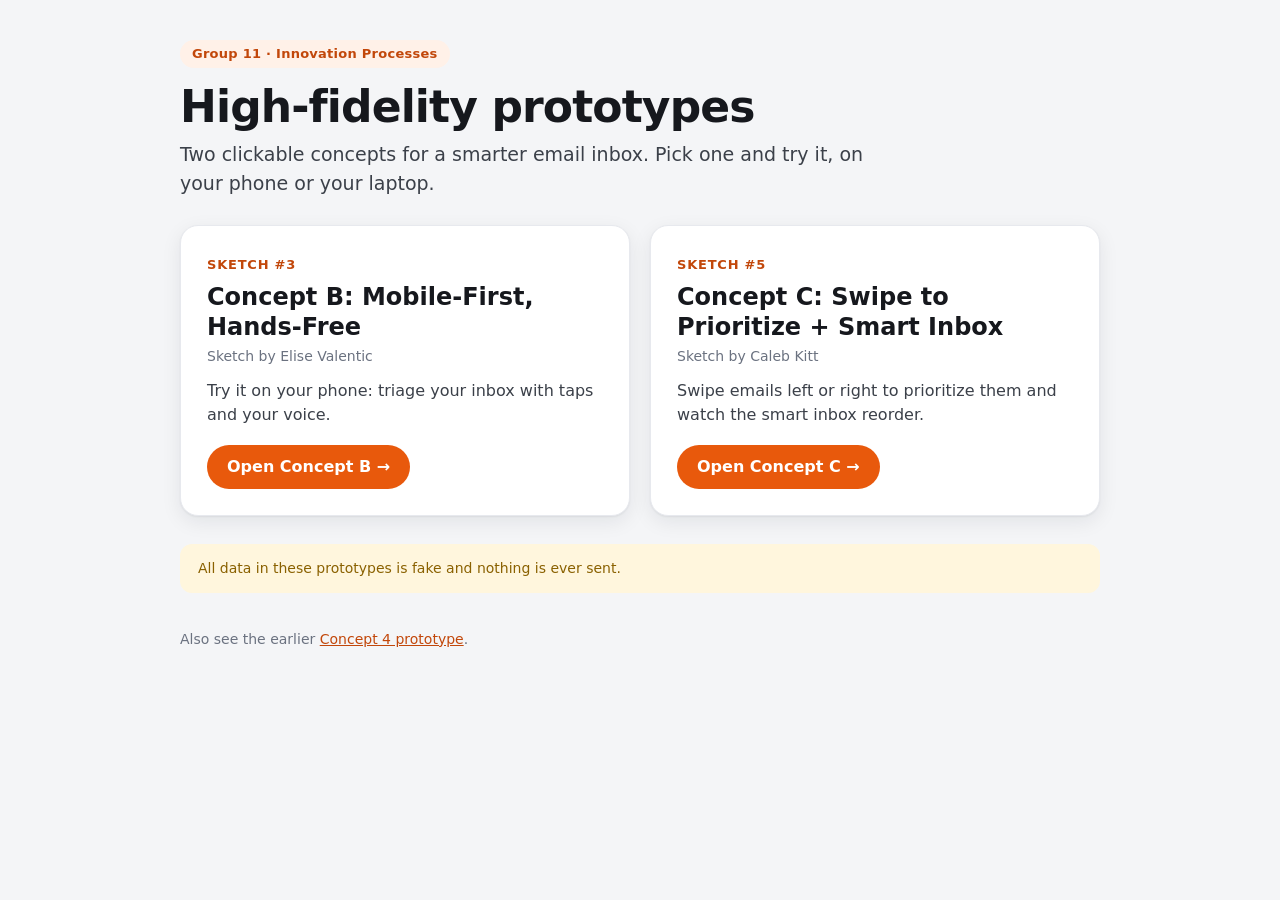
<file: index.html>
<!doctype html>
<html lang="en">
<head>
<meta charset="utf-8">
<meta name="viewport" content="width=device-width, initial-scale=1">
<title>Group 11 · High-fidelity email prototypes</title>
<style>
  :root {
    --accent: #E8590C; --accent-dark: #C2470A; --accent-soft: #FFF1E8;
    --ink: #16181d; --ink-2: #3b4049; --muted: #6b7280; --line: #e7e9ee; --bg: #f4f5f7; --card: #fff;
    --radius: 18px;
    --shadow: 0 1px 2px rgba(16, 24, 40, .06), 0 6px 20px rgba(16, 24, 40, .08);
    --font: "Segoe UI", system-ui, -apple-system, Roboto, "Helvetica Neue", Arial, sans-serif;
  }
  * { box-sizing: border-box; }
  body { margin: 0; font-family: var(--font); color: var(--ink); background: var(--bg); line-height: 1.5; }
  main { max-width: 960px; margin: 0 auto; padding: 40px 20px 32px; }
  .eyebrow { display: inline-block; padding: 4px 12px; border-radius: 999px; background: var(--accent-soft); color: var(--accent-dark); font-size: 13px; font-weight: 600; letter-spacing: .02em; }
  h1 { margin: 14px 0 8px; font-size: clamp(28px, 6vw, 44px); line-height: 1.15; letter-spacing: -.02em; }
  .lead { margin: 0 0 28px; color: var(--ink-2); font-size: clamp(16px, 2.4vw, 19px); max-width: 60ch; }
  .cards { display: grid; grid-template-columns: repeat(auto-fit, minmax(280px, 1fr)); gap: 20px; }
  .card { display: flex; flex-direction: column; justify-content: space-between; gap: 18px; min-height: 44px; padding: 26px; border-radius: var(--radius); background: var(--card); border: 1px solid var(--line); box-shadow: var(--shadow); color: inherit; text-decoration: none; transition: transform .15s, box-shadow .15s, border-color .15s; }
  .card:hover, .card:focus-visible { transform: translateY(-3px); border-color: var(--accent); box-shadow: 0 10px 30px rgba(232, 89, 12, .18); outline: none; }
  .card:focus-visible { outline: 3px solid var(--accent); outline-offset: 3px; }
  .tag { color: var(--accent-dark); font-size: 13px; font-weight: 600; text-transform: uppercase; letter-spacing: .06em; }
  .card h2 { margin: 6px 0 4px; font-size: 24px; line-height: 1.25; }
  .by { margin: 0 0 12px; color: var(--muted); font-size: 14px; }
  .try { margin: 0; color: var(--ink-2); }
  .open { display: inline-flex; align-items: center; min-height: 44px; padding: 0 20px; border-radius: 999px; background: var(--accent); color: #fff; font-weight: 600; align-self: flex-start; }
  .card:hover .open { background: var(--accent-dark); }
  .note { margin: 28px 0 0; padding: 14px 18px; border-radius: 12px; background: #fff6dd; color: #8a6100; font-size: 14px; }
  footer { margin-top: 24px; color: var(--muted); font-size: 14px; }
  footer a { display: inline-flex; align-items: center; min-height: 44px; color: var(--accent-dark); }
  @media (prefers-reduced-motion: reduce) { .card { transition: none; } .card:hover { transform: none; } }
</style>
</head>
<body>
<main>
  <span class="eyebrow">Group 11 · Innovation Processes</span>
  <h1>High-fidelity prototypes</h1>
  <p class="lead">Two clickable concepts for a smarter email inbox. Pick one and try it, on your phone or your laptop.</p>

  <div class="cards">
    <a class="card" href="concept-b/index.html">
      <div>
        <span class="tag">Sketch #3</span>
        <h2>Concept B: Mobile-First, Hands-Free</h2>
        <p class="by">Sketch by Elise Valentic</p>
        <p class="try">Try it on your phone: triage your inbox with taps and your voice.</p>
      </div>
      <span class="open">Open Concept B →</span>
    </a>
    <a class="card" href="concept-c/index.html">
      <div>
        <span class="tag">Sketch #5</span>
        <h2>Concept C: Swipe to Prioritize + Smart Inbox</h2>
        <p class="by">Sketch by Caleb Kitt</p>
        <p class="try">Swipe emails left or right to prioritize them and watch the smart inbox reorder.</p>
      </div>
      <span class="open">Open Concept C →</span>
    </a>
  </div>

  <p class="note">All data in these prototypes is fake and nothing is ever sent.</p>
  <footer>Also see the earlier <a href="https://calebnwaite.github.io/inbox-priority-prototype/">Concept 4 prototype</a>.</footer>
</main>
</body>
</html>
</file>
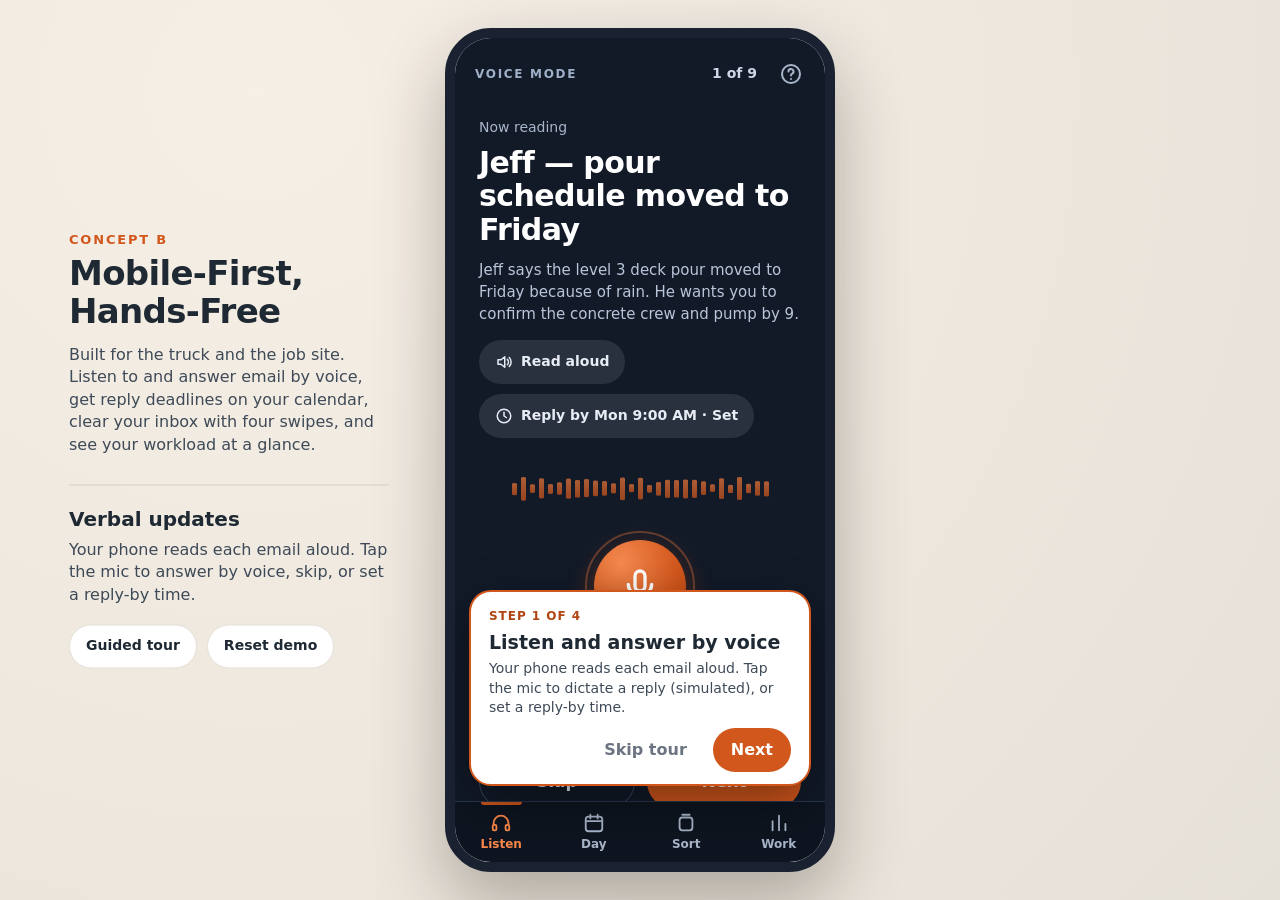
<file: concept-b/index.html>
<!doctype html>
<html lang="en">
<head>
  <meta charset="utf-8">
  <meta name="viewport" content="width=device-width, initial-scale=1, viewport-fit=cover">
  <meta name="theme-color" content="#131a26">
  <link rel="icon" href="data:,">
  <title>Concept B · Mobile-First, Hands-Free</title>
  <link rel="stylesheet" href="css/base.css">
  <link rel="stylesheet" href="css/shell.css">
  <link rel="stylesheet" href="css/reader.css">
  <link rel="stylesheet" href="css/calendar.css">
  <link rel="stylesheet" href="css/organizer.css">
  <link rel="stylesheet" href="css/workload.css">
  <link rel="stylesheet" href="css/overlays.css">
</head>
<body>
  <main class="stage-page">
    <aside class="caption">
      <p class="caption-eyebrow">Concept B</p>
      <h1 class="caption-heading">Mobile-First, <span class="nobr">Hands-Free</span></h1>
      <p class="caption-lede">Built for the truck and the job site. Listen to and answer email by voice, get reply deadlines on your calendar, clear your inbox with four swipes, and see your workload at a glance.</p>
      <h2 id="caption-title" class="caption-screen"></h2>
      <p id="caption-text" class="caption-text"></p>
      <div class="caption-buttons">
        <button type="button" id="caption-tour" class="btn btn-ghost-dark">Guided tour</button>
        <button type="button" id="caption-reset" class="btn btn-ghost-dark">Reset demo</button>
      </div>
    </aside>

    <div id="device" class="device" data-screen="reader">
      <section id="screen-reader" class="screen screen-reader" aria-label="Verbal updates"></section>
      <section id="screen-calendar" class="screen screen-calendar" aria-label="Automatic calendar" hidden></section>
      <section id="screen-organizer" class="screen screen-organizer" aria-label="Easy swipe organizer" hidden></section>
      <section id="screen-workload" class="screen screen-workload" aria-label="Folders and workload" hidden></section>
      <nav id="tabbar" class="tabbar" role="tablist" aria-label="Screens"></nav>
      <div id="toast" class="toast" role="status" aria-live="polite"></div>
      <div id="sheet-root" class="sheet-root"></div>
      <div id="tour-root" class="tour-root"></div>
    </div>
  </main>

  <script src="js/data.js"></script>
  <script src="js/util.js"></script>
  <script src="js/state.js"></script>
  <script src="js/domain.js"></script>
  <script src="js/speech.js"></script>
  <script src="js/ui.js"></script>
  <script src="js/swipe.js"></script>
  <script src="js/tour.js"></script>
  <script src="js/reader.js"></script>
  <script src="js/calendar.js"></script>
  <script src="js/organizer.js"></script>
  <script src="js/workload.js"></script>
  <script src="js/main.js"></script>
</body>
</html>
</file>
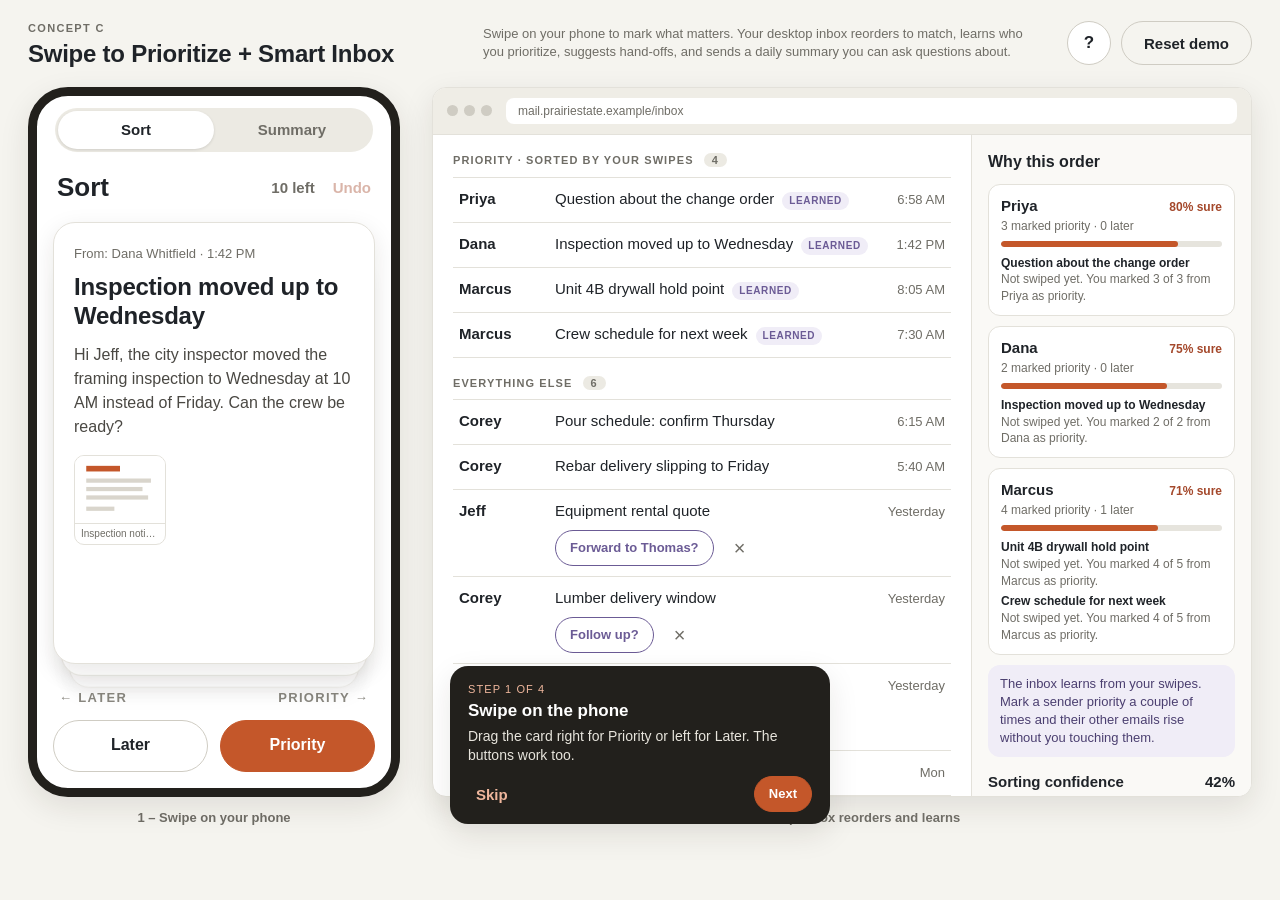
<file: concept-c/index.html>
<!doctype html>
<html lang="en">
<head>
  <meta charset="utf-8">
  <meta name="viewport" content="width=device-width, initial-scale=1, viewport-fit=cover">
  <link rel="icon" href="data:,">
  <title>Concept C: Swipe to Prioritize + Smart Inbox</title>
  <link rel="stylesheet" href="css/base.css">
  <link rel="stylesheet" href="css/layout.css">
  <link rel="stylesheet" href="css/phone.css">
  <link rel="stylesheet" href="css/inbox.css">
  <link rel="stylesheet" href="css/summary.css">
</head>
<body data-view="sort">
  <header class="app-bar">
    <div class="brand"><span class="eyebrow">Concept C</span><h1>Swipe to Prioritize + Smart Inbox</h1></div>
    <p class="tagline">Swipe on your phone to mark what matters. Your desktop inbox reorders to match, learns who you prioritize, suggests hand-offs, and sends a daily summary you can ask questions about.</p>
    <div class="bar-actions">
      <button type="button" id="tour-btn" class="icon-btn" aria-label="Show the guided tour" title="Guided tour">?</button>
      <button type="button" id="reset-btn" class="btn-outline">Reset demo</button>
    </div>
  </header>

  <main class="stage">
    <section class="phone-wrap" aria-label="Phone">
      <div class="phone">
        <div class="phone-switch" role="tablist" aria-label="Phone screen">
          <button type="button" role="tab" data-view-tab="sort" class="active">Sort</button>
          <button type="button" role="tab" data-view-tab="summary">Summary</button>
        </div>

        <div id="sort-screen" class="screen" tabindex="-1">
          <header class="screen-head"><h2>Sort</h2><span class="sort-count" aria-live="polite"></span>
            <button type="button" class="link-btn" data-act="undo">Undo</button></header>
          <div class="stack-area">
            <div class="stack" aria-live="off"></div>
            <div class="sort-done">
              <h3>All sorted</h3><p class="sort-done-text"></p>
              <button type="button" class="btn-primary" data-act="to-summary">Open Daily Summary</button>
            </div>
          </div>
          <div class="edge-hints"><span class="hint-later">← LATER</span><span class="hint-priority">PRIORITY →</span></div>
          <div class="sort-buttons">
            <button type="button" class="btn-outline big" data-act="later">Later</button>
            <button type="button" class="btn-primary big" data-act="priority">Priority</button>
          </div>
        </div>

        <div id="summary-screen" class="screen">
          <div id="summary-scroll" class="summary-scroll">
            <p class="eyebrow">Thursday morning</p>
            <h2 class="summary-title">Daily Summary</h2>
            <h3 class="section-label">Priority · in depth</h3>
            <div id="summary-priority"></div>
            <h3 class="section-label">Everything else · quick hits</h3>
            <ul id="summary-rest" class="quick-hits"></ul>
            <h3 class="section-label">Ask about today’s email</h3>
            <div id="chat-log" class="chat-log" aria-live="polite"></div>
            <div id="chat-chips" class="chips"></div>
          </div>
          <form id="chat-form" class="chat-form" autocomplete="off">
            <input id="chat-input" type="text" placeholder="Ask about today’s email…" aria-label="Ask about today’s email" enterkeyhint="send">
            <button type="submit" class="send-btn" aria-label="Send question">
              <svg viewBox="0 0 24 24" width="18" height="18" aria-hidden="true"><path d="M12 19V5M5 12l7-7 7 7" fill="none" stroke="currentColor" stroke-width="2.4" stroke-linecap="round" stroke-linejoin="round"/></svg>
            </button>
          </form>
        </div>
      </div>
      <p class="caption"><span class="cap-sort">1 – Swipe on your phone</span><span class="cap-summary">3 – AI summary + chat</span></p>
    </section>

    <section id="inbox" class="desktop-wrap" aria-label="Desktop inbox">
      <div class="window">
        <div class="window-bar"><span class="dots"><i></i><i></i><i></i></span><span class="address">mail.prairiestate.example/inbox</span></div>
        <div class="window-body">
          <div class="inbox-main">
            <h2 class="section-label">Priority · sorted by your swipes <span id="priority-count" class="count"></span></h2>
            <ol id="list-priority" class="rows"></ol>
            <p id="priority-empty" class="empty-note" hidden>Nothing here yet. Swipe right on the phone and emails land here.</p>
            <h2 class="section-label">Everything else <span id="rest-count" class="count"></span></h2>
            <ol id="list-rest" class="rows"></ol>
          </div>
          <aside class="why" aria-label="Why this order">
            <h2>Why this order</h2>
            <div id="why-cards"></div>
            <p class="callout">The inbox learns from your swipes. Mark a sender priority a couple of times and their other emails rise without you touching them.</p>
            <div class="confidence">
              <div class="confidence-head"><span>Sorting confidence</span><strong id="confidence-value"></strong></div>
              <div id="confidence-bar" class="bar" role="progressbar" aria-valuemin="0" aria-valuemax="100" aria-label="Sorting confidence"><i id="confidence-fill"></i></div>
              <p class="why-caption">Adjusts with each swipe</p>
            </div>
          </aside>
        </div>
      </div>
      <p class="caption">2 – Desktop inbox reorders and learns</p>
    </section>
  </main>

  <nav class="tabbar" role="tablist" aria-label="Screens">
    <button type="button" role="tab" data-view-tab="sort" class="active">Sort</button>
    <button type="button" role="tab" data-view-tab="inbox">Inbox</button>
    <button type="button" role="tab" data-view-tab="summary">Summary</button>
  </nav>

  <aside id="tour" class="tour" hidden role="dialog" aria-label="Guided tour"></aside>
  <div id="toast" class="toast" role="status" aria-live="polite"></div>

  <script src="js/data.js"></script>
  <script src="js/util.js"></script>
  <script src="js/state.js"></script>
  <script src="js/learning.js"></script>
  <script src="js/thumbs.js"></script>
  <script src="js/swipe.js"></script>
  <script src="js/sort.js"></script>
  <script src="js/why.js"></script>
  <script src="js/inbox.js"></script>
  <script src="js/summary.js"></script>
  <script src="js/answers.js"></script>
  <script src="js/chat.js"></script>
  <script src="js/tour.js"></script>
  <script src="js/main.js"></script>
</body>
</html>
</file>
<file: concept-b/css/base.css>
/* Tokens and shared controls (buttons, pills, top bars). */
:root {
  --accent: #d2571c;
  --accent-dark: #b04512;
  --accent-soft: #fbe9de;
  --ink: #1f2933;
  --ink-2: #3e4a57;
  --muted: #6b7480;
  --line: #e4e0d8;
  --paper: #f7f5f1;
  --card: #ffffff;
  --navy: #121a28;
  --navy-2: #1b2638;
  --navy-line: #2a374d;
  --ok: #2f7d57;
  --danger: #c0392b;
  --radius: 18px;
  --shadow: 0 1px 2px rgba(31, 41, 51, .06), 0 8px 24px rgba(31, 41, 51, .08);
  --font: "Segoe UI", system-ui, -apple-system, Roboto, "Helvetica Neue", Arial, sans-serif;
  --safe-top: env(safe-area-inset-top, 0px);
  --safe-bottom: env(safe-area-inset-bottom, 0px);
  --ease: cubic-bezier(.2, .8, .2, 1);
}

* { box-sizing: border-box; -webkit-tap-highlight-color: transparent; }
html, body { margin: 0; height: 100%; }
body { font-family: var(--font); color: var(--ink); background: #ebe7df; font-size: 16px; line-height: 1.4; overflow-x: hidden; }
button, select, textarea { font: inherit; color: inherit; }
button { cursor: pointer; border: 0; background: none; padding: 0; touch-action: manipulation; }
h1, h2, p, ol, ul { margin: 0; padding: 0; }
ol, ul { list-style: none; }
[hidden] { display: none !important; }
:focus-visible { outline: 3px solid var(--accent); outline-offset: 2px; }
.muted { color: var(--muted); }
.ico { display: inline-flex; width: 22px; height: 22px; flex: none; }
.ico svg { width: 100%; height: 100%; }
.fatal { margin: 24px; padding: 16px; background: #fff3f0; border: 1px solid #f3c1b5; border-radius: 12px; }

.btn { min-height: 48px; padding: 0 22px; border-radius: 999px; font-weight: 600; display: inline-flex; align-items: center; justify-content: center; gap: 10px; transition: transform .15s var(--ease), background .2s, opacity .2s; }
.btn:active { transform: scale(.97); }
.btn-primary { background: var(--accent); color: #fff; }
.btn-primary:hover { background: var(--accent-dark); }
.btn-dark { background: var(--ink); color: #fff; }
.btn-wide { width: 100%; min-height: 56px; font-size: 17px; }
.btn-outline { border: 1.5px solid currentColor; }
.btn-ghost { background: rgba(255, 255, 255, .1); color: inherit; }
.btn-ghost-dark { background: #fff; color: var(--ink); border: 1px solid var(--line); }
.btn-quiet { color: var(--muted); }

.pill-btn { min-height: 44px; padding: 0 16px; border-radius: 999px; display: inline-flex; align-items: center; gap: 8px; font-size: 14px; font-weight: 600; background: rgba(255, 255, 255, .1); color: #e8edf5; transition: background .2s, transform .15s var(--ease); }
.pill-btn .ico { width: 18px; height: 18px; }
.pill-btn:active { transform: scale(.97); }
.pill-btn.dark-text { background: #fff; color: var(--ink); border: 1px solid var(--line); }
.pill-btn:disabled { opacity: .55; cursor: default; }
.pill-btn-row { display: flex; gap: 10px; flex-wrap: wrap; justify-content: center; }

.pill-row { display: flex; gap: 8px; }
.pill { flex: 1; min-height: 44px; padding: 0 6px; border-radius: 999px; background: #fff; border: 1px solid var(--line); font-weight: 600; font-size: 14px; color: var(--ink-2); transition: background .2s, color .2s, transform .15s var(--ease); }
.pill.selected { background: var(--ink); color: #fff; border-color: var(--ink); }
.pill:active { transform: scale(.96); }

.topbar { display: flex; align-items: center; justify-content: space-between; gap: 12px; padding: calc(var(--safe-top) + 14px) 20px 6px; min-height: 64px; }
.topbar .caps, .eyebrow { font-size: 12px; font-weight: 700; letter-spacing: .14em; text-transform: uppercase; }
.topbar.light .eyebrow, .eyebrow { color: var(--muted); letter-spacing: .06em; text-transform: none; font-size: 14px; font-weight: 500; }
.title { font-size: 30px; line-height: 1.1; font-weight: 800; letter-spacing: -.02em; }
.icon-btn { flex: none; width: 44px; height: 44px; min-width: 44px; border-radius: 50%; display: inline-grid; place-items: center; color: var(--muted); }
.icon-btn:hover { background: rgba(127, 127, 127, .15); }
.screen-foot { padding: 12px 20px calc(12px + 4px); margin-top: auto; }
.screen-foot.row { display: flex; gap: 10px; }
.screen-foot.row .btn { flex: 1; }
</file>
<file: concept-b/css/shell.css>
/* Page layout: laptop = phone frame with a caption; phone = full-screen app. Plus the bottom tab bar. */
.stage-page { min-height: 100vh; display: flex; align-items: center; justify-content: center; gap: 64px; padding: 16px; background: radial-gradient(circle at 20% 10%, #f6efe6, #e6e1d8); }
.caption { width: 320px; }
.nobr { white-space: nowrap; }
@media (min-width: 1100px) {
  .stage-page { position: relative; }
  .caption { position: absolute; top: 50%; right: calc(50% + 195px + 56px); transform: translateY(-50%); }
}
.caption-eyebrow { color: var(--accent); font-weight: 800; letter-spacing: .14em; text-transform: uppercase; font-size: 13px; }
.caption-heading { font-size: 34px; line-height: 1.1; letter-spacing: -.02em; margin: 6px 0 14px; }
.caption-lede { color: var(--ink-2); font-size: 16px; }
.caption-screen { margin-top: 28px; font-size: 20px; padding-top: 20px; border-top: 1px solid #d5cfc4; }
.caption-text { color: var(--ink-2); margin-top: 6px; min-height: 66px; }
.caption-buttons { display: flex; gap: 10px; margin-top: 18px; }
.caption-buttons .btn { min-height: 44px; padding: 0 16px; font-size: 14px; }

.device { position: relative; width: 390px; height: min(844px, calc(100vh - 32px)); border-radius: 46px; border: 10px solid #1a2130; background: var(--paper); box-shadow: 0 30px 70px rgba(30, 24, 14, .3); overflow: hidden; display: flex; flex-direction: column; isolation: isolate; }
.screen { flex: 1; min-height: 0; overflow-y: auto; overflow-x: hidden; display: flex; flex-direction: column; background: var(--paper); animation: screen-in .3s var(--ease); -webkit-overflow-scrolling: touch; scrollbar-width: none; overscroll-behavior: contain; }
@keyframes screen-in { from { opacity: 0; transform: translateY(8px); } to { opacity: 1; transform: none; } }

.tabbar { flex: none; display: flex; background: #fff; border-top: 1px solid var(--line); padding-bottom: var(--safe-bottom); }
.tab { flex: 1; min-height: 60px; display: flex; flex-direction: column; align-items: center; justify-content: center; gap: 2px; color: var(--muted); font-size: 12px; font-weight: 600; position: relative; transition: color .2s; }
.tab.active { color: var(--accent); }
.tab.active::before { content: ""; position: absolute; top: 0; left: 28%; right: 28%; height: 3px; border-radius: 0 0 3px 3px; background: var(--accent); }
.device[data-screen="reader"] .tabbar { background: #0e1520; border-color: var(--navy-line); }
.device[data-screen="reader"] .tab { color: #a9b6ca; }
.device[data-screen="reader"] .tab.active { color: #ff8a4c; }

@media (max-width: 760px) {
  body { background: var(--paper); }
  .stage-page { display: block; padding: 0; min-height: 0; background: none; }
  .caption { display: none; }
  .device { position: fixed; inset: 0; width: 100%; height: 100%; height: 100dvh; border: 0; border-radius: 0; box-shadow: none; }
}
@media (max-width: 760px) and (max-height: 640px) { .tab { min-height: 52px; } }
@media (prefers-reduced-motion: reduce) { *, *::before, *::after { animation-duration: .01ms !important; transition-duration: .01ms !important; } }
</file>
<file: concept-b/css/reader.css>
/* Screen 1: Verbal updates (dark, hands-free). */
.screen-reader { background: var(--navy); color: #fff; }
.screen-reader .topbar { color: #9fb0c8; }
.screen-reader .counter { margin-left: auto; font-size: 14px; font-weight: 600; color: #cdd7e6; }
.screen-reader .icon-btn { color: #a9b6ca; margin-right: -8px; }
.reader-body { flex: 1; display: flex; flex-direction: column; padding: 6px 24px 18px; gap: 14px; }
.now-label { color: #a9b6ca; font-size: 14px; margin-top: 10px; }
.headline { font-size: 30px; line-height: 1.12; font-weight: 800; letter-spacing: -.02em; margin-top: -6px; }
.spoken { color: #b9c5d8; font-size: 15px; line-height: 1.45; }
.reader-body .pill-btn-row { justify-content: flex-start; }

.wave { display: flex; align-items: center; justify-content: center; gap: 4px; height: 70px; margin: 2px 0; }
.bar { width: 5px; height: var(--h); max-height: 100%; border-radius: 3px; background: linear-gradient(#f07a3d, var(--accent)); transform: scaleY(.38); transform-origin: center; opacity: .7; animation: idle 2.6s ease-in-out infinite; animation-delay: var(--d); }
.is-reading .bar, .is-listening .bar { opacity: 1; animation: wave .9s ease-in-out infinite; animation-delay: var(--d); }
.is-listening .bar { animation-duration: .6s; }
@keyframes wave { 0%, 100% { transform: scaleY(.25); } 50% { transform: scaleY(1); } }
@keyframes idle { 0%, 100% { transform: scaleY(.3); } 50% { transform: scaleY(.5); } }

.mic-wrap { display: flex; flex-direction: column; align-items: center; gap: 2px; }
.mic { width: 92px; height: 92px; border-radius: 50%; display: grid; place-items: center; color: #fff; background: radial-gradient(circle at 30% 25%, #f58a50, var(--accent) 60%, var(--accent-dark)); box-shadow: 0 10px 28px rgba(210, 87, 28, .45); transition: transform .15s var(--ease); position: relative; }
.mic svg { width: 40px; height: 40px; }
.mic:active { transform: scale(.94); }
.mic::after { content: ""; position: absolute; inset: -9px; border-radius: 50%; border: 2px solid rgba(240, 122, 61, .35); }
.mic-label { margin-top: 8px; font-weight: 700; font-size: 17px; }
.mic-sub { color: #a9b6ca; font-size: 13px; }
.real-mic { display: flex; align-items: center; justify-content: center; gap: 8px; color: #a9b6ca; font-size: 13px; min-height: 36px; }
.real-mic input { width: 20px; height: 20px; accent-color: var(--accent); }

.dictation { background: var(--navy-2); border: 1px solid var(--navy-line); border-radius: 20px; padding: 14px 16px 12px; animation: pop .25s var(--ease); }
@keyframes pop { from { opacity: 0; transform: scale(.96); } to { opacity: 1; transform: none; } }
.dictation-label { color: #ff9a62; font-size: 12px; font-weight: 700; letter-spacing: .08em; text-transform: uppercase; }
.transcript { margin-top: 6px; font-size: 17px; line-height: 1.4; min-height: 48px; }
.transcript.typing::after { content: ""; display: inline-block; width: 2px; height: 1em; background: #ff9a62; margin-left: 2px; vertical-align: -2px; animation: blink 1s steps(1) infinite; }
@keyframes blink { 50% { opacity: 0; } }
.reply-edit { width: 100%; margin-top: 6px; font-size: 16px; line-height: 1.4; padding: 10px; border-radius: 12px; border: 1px solid var(--navy-line); background: var(--navy); color: #fff; resize: none; }
.dictation-actions { display: flex; gap: 8px; margin-top: 10px; flex-wrap: wrap; }
.dictation-actions .btn { min-height: 44px; padding: 0 16px; font-size: 15px; }
.dictation-actions .btn-primary { flex: 1; }

.replied-badge { align-self: center; display: inline-flex; align-items: center; gap: 6px; color: #7fd3a6; font-weight: 700; font-size: 14px; }
.replied-badge .ico { width: 18px; height: 18px; }
.nav-row { display: flex; gap: 12px; margin-top: auto; padding: 6px 0 8px; }
.nav-row .btn { flex: 1; min-height: 52px; font-size: 17px; }
.nav-row .btn-outline { color: #e8edf5; border-color: #3a4a64; }
.nav-row .btn:hover { background: rgba(255, 255, 255, .06); }
.reader-body.done { justify-content: center; align-items: flex-start; }
.reader-body.done .btn { margin-top: 12px; }
</file>
<file: concept-b/css/calendar.css>
/* Screen 2: Automatic calendar. */
.screen-calendar .pill-row { padding: 8px 20px 4px; }
.timeline { padding: 10px 20px 8px; display: flex; flex-direction: column; gap: 12px; position: relative; }
.cal-row { display: flex; gap: 12px; align-items: stretch; animation: pop-row .3s var(--ease) backwards; }
@keyframes pop-row { from { opacity: 0; transform: translateY(6px); } to { opacity: 1; transform: none; } }
.cal-time { width: 62px; flex: none; padding-top: 14px; font-size: 13px; font-weight: 600; color: var(--muted); text-align: right; }
.cal-card { flex: 1; min-width: 0; min-height: 64px; display: flex; flex-direction: column; justify-content: center; gap: 2px; padding: 10px 14px; border-radius: 16px; background: #fff; border: 1px solid var(--line); text-align: left; box-shadow: 0 1px 2px rgba(31, 41, 51, .04); }
.cal-card.is-reply { border-left: 5px solid var(--accent); cursor: pointer; transition: transform .15s var(--ease); }
.cal-card.is-reply:active { transform: scale(.98); }
.cal-title { font-weight: 700; font-size: 16px; }
.cal-note { color: var(--muted); font-size: 14px; }
.cal-card.is-reply .cal-note { color: var(--accent-dark); font-weight: 600; }
.cal-card.is-replied { background: #f1eee8; border-left-color: #cfc8bb; opacity: .75; }
.cal-card.is-replied .cal-title { text-decoration: line-through; color: var(--muted); }
.cal-card.is-replied .cal-note { color: var(--ok); }
.cal-empty { padding: 28px 12px; text-align: center; color: var(--muted); }
</file>
<file: concept-b/css/organizer.css>
/* Screen 3: Easy swipe organizer. */
.stage { position: relative; flex: 1; min-height: 340px; margin: 4px 0; display: grid; place-items: center; padding: 38px 26px; }
.edge { position: absolute; display: inline-flex; align-items: center; gap: 4px; font-size: 12px; font-weight: 800; letter-spacing: .12em; color: #6b7480; opacity: calc(.8 + var(--pull, 0) * .2); transform: scale(calc(1 + var(--pull, 0) * .18)); transition: color .15s, transform .15s var(--ease); pointer-events: none; z-index: 3; padding: 6px 4px; border-radius: 999px; }
.edge .ico { width: 16px; height: 16px; }
.edge.active { color: #fff; background: var(--accent); padding: 8px 8px; }
.edge-up { top: 10px; left: 50%; translate: -50% 0; }
.edge-down { bottom: 10px; left: 50%; translate: -50% 0; }
.edge-left { left: 4px; top: 50%; translate: 0 -50%; flex-direction: row; }
.edge-right { right: 4px; top: 50%; translate: 0 -50%; flex-direction: row-reverse; }
.edge-left { color: #c8665a; }
.edge-left.active { color: #fff; background: var(--danger); }
.edge-left, .edge-right { writing-mode: vertical-rl; }
.edge-left .ico, .edge-right .ico { writing-mode: horizontal-tb; }
.edge-left { rotate: 180deg; }
.edge-left .ico { rotate: 180deg; }

.swipe-card { grid-area: 1 / 1; width: 100%; max-width: 310px; background: #fff; border: 1px solid var(--line); border-radius: 22px; padding: 18px 18px 16px; box-shadow: var(--shadow); transform: rotate(-1.5deg); cursor: grab; user-select: none; -webkit-user-select: none; z-index: 2; will-change: transform; transition: transform .3s var(--ease), opacity .25s; animation: card-in .35s var(--ease); }
@keyframes card-in { from { opacity: 0; scale: .94; } to { opacity: 1; scale: 1; } }
.swipe-card.dragging { transition: none; cursor: grabbing; animation: none; }
.swipe-card.flung { transition: transform .26s ease-in, opacity .26s; pointer-events: none; }
.swipe-card.behind { z-index: 1; transform: rotate(2deg) translateY(10px) scale(.96); opacity: .7; cursor: default; height: 80%; align-self: end; animation: none; }
.card-meta { color: var(--muted); font-size: 13px; }
.card-title { font-size: 22px; line-height: 1.15; font-weight: 800; letter-spacing: -.01em; margin: 6px 0 12px; }
.ai-label { display: inline-block; font-size: 11px; font-weight: 800; letter-spacing: .08em; text-transform: uppercase; color: var(--accent-dark); background: var(--accent-soft); padding: 3px 8px; border-radius: 999px; }
.card-summary { margin-top: 8px; font-size: 15px; font-weight: 600; color: var(--ink-2); }
.card-body { margin-top: 10px; font-size: 14px; color: var(--muted); line-height: 1.5; }
.card-attach { margin-top: 12px; padding-top: 10px; border-top: 1px dashed var(--line); font-size: 13px; color: var(--ink-2); }
.card-replied { margin-top: 10px; font-size: 13px; font-weight: 700; color: var(--ok); }

.hint { text-align: center; color: var(--muted); font-size: 14px; }
.act-row { display: flex; justify-content: center; gap: 10px; padding: 12px 16px 6px; }
.act-btn { width: 74px; min-height: 58px; border-radius: 16px; background: #fff; border: 1px solid var(--line); display: flex; flex-direction: column; align-items: center; justify-content: center; gap: 2px; font-size: 12px; font-weight: 700; color: var(--ink-2); transition: transform .15s var(--ease), background .2s; }
.act-btn .ico { width: 20px; height: 20px; }
.act-btn:active { transform: scale(.94); background: var(--accent-soft); }
.act-btn[data-act="delete"] { color: var(--danger); }
.screen-organizer > .pill-btn-row { padding: 6px 16px calc(14px); }

.sort-empty { flex: 1; display: flex; flex-direction: column; align-items: center; justify-content: center; text-align: center; gap: 10px; padding: 24px; animation: pop-row .4s var(--ease); }
.empty-check { width: 76px; height: 76px; border-radius: 50%; background: var(--accent-soft); color: var(--accent); display: grid; place-items: center; }
.empty-check svg { width: 38px; height: 38px; }
.empty-actions { display: flex; flex-direction: column; gap: 10px; margin-top: 12px; width: 100%; max-width: 260px; }
</file>
<file: concept-b/css/workload.css>
/* Screen 4: Folders + workload. */
.stat-grid { display: grid; grid-template-columns: 1fr 1fr; gap: 12px; padding: 12px 20px 4px; }
.stat-card { background: #fff; border: 1px solid var(--line); border-radius: 18px; padding: 14px 14px 16px; display: flex; flex-direction: column; gap: 4px; box-shadow: 0 1px 2px rgba(31, 41, 51, .04); }
.stat-label { color: var(--muted); font-size: 14px; font-weight: 500; }
.stat-value { font-size: 30px; font-weight: 800; letter-spacing: -.02em; line-height: 1.1; }
.bar-track { height: 8px; border-radius: 999px; background: #ece8e1; overflow: hidden; margin-top: 6px; }
.bar-fill { height: 100%; border-radius: inherit; background: var(--ink); transition: width .6s var(--ease); }
.bar-fill.accent { background: var(--accent); }
.folders { display: grid; grid-template-columns: repeat(4, 1fr); gap: 8px; padding: 14px 20px 0; }
.folder { background: #efebe3; border-radius: 14px; padding: 10px 4px; text-align: center; display: flex; flex-direction: column; }
.folder-count { font-size: 20px; font-weight: 800; }
.folder-label { font-size: 12px; color: var(--muted); font-weight: 600; }
.footnote { padding: 16px 24px 8px; color: var(--ink-2); font-size: 15px; }
</file>
<file: concept-b/css/overlays.css>
/* Toast, reply-by sheet, guided tour. All live inside the device so they respect its rounded edges. */
.toast { position: absolute; left: 14px; right: 14px; top: calc(var(--safe-top) + 10px); z-index: 30; display: flex; align-items: center; gap: 12px; padding: 12px 16px; border-radius: 16px; background: #1f2933; color: #fff; font-size: 14px; box-shadow: 0 10px 30px rgba(0, 0, 0, .3); opacity: 0; transform: translateY(-12px); pointer-events: none; transition: opacity .25s, transform .25s var(--ease); }
.toast.show { opacity: 1; transform: none; }
.toast-text { flex: 1; }
.toast-action { pointer-events: auto; min-height: 44px; padding: 0 12px; margin: -8px -6px -8px 0; color: #ff9a62; font-weight: 800; }

.sheet-root { position: absolute; inset: 0; z-index: 40; pointer-events: none; }
.sheet-root.open { pointer-events: auto; }
.scrim { position: absolute; inset: 0; background: rgba(10, 14, 22, .55); animation: fade .2s; }
@keyframes fade { from { opacity: 0; } to { opacity: 1; } }
.sheet { position: absolute; left: 0; right: 0; bottom: 0; background: #fff; color: var(--ink); border-radius: 26px 26px 0 0; padding: 10px 20px calc(18px + var(--safe-bottom)); animation: rise .3s var(--ease); display: flex; flex-direction: column; gap: 12px; }
@keyframes rise { from { transform: translateY(100%); } to { transform: none; } }
.sheet-grab { width: 40px; height: 5px; border-radius: 3px; background: #d8d3c9; align-self: center; }
.sheet-title { font-size: 22px; font-weight: 800; }
.sheet-sub { color: var(--muted); font-size: 14px; margin-top: -8px; }
.time-select { min-height: 52px; border-radius: 14px; border: 1px solid var(--line); background: var(--paper); padding: 0 14px; font-size: 16px; font-weight: 600; }
.sheet-actions { display: flex; gap: 10px; }
.sheet-actions .btn-primary { flex: 1; }

.tour-root { position: absolute; inset: 0; z-index: 50; pointer-events: none; }
.tour-card { position: absolute; left: 14px; right: 14px; bottom: calc(76px + var(--safe-bottom)); pointer-events: auto; background: #fff; color: var(--ink); border-radius: 22px; padding: 16px 18px 12px; box-shadow: 0 18px 50px rgba(0, 0, 0, .4); border: 2px solid var(--accent); animation: rise .3s var(--ease); }
.tour-step { font-size: 12px; font-weight: 800; letter-spacing: .08em; text-transform: uppercase; color: var(--accent-dark); }
.tour-title { font-size: 19px; margin: 4px 0; }
.tour-text { font-size: 14px; color: var(--ink-2); }
.tour-actions { display: flex; justify-content: flex-end; gap: 8px; margin-top: 10px; }
.tour-actions .btn { min-height: 44px; padding: 0 18px; }
</file>
<file: concept-c/css/base.css>
:root {
  --bg: #f5f4ef; --surface: #fff; --surface-2: #faf9f6; --text: #1f2328; --muted: #6f6d66; --border: #e3e1da;
  --accent: #c4572a; --accent-dark: #a4482b; --accent-soft: #fbece5; --purple: #6b5b95; --purple-soft: #f0edf7;
  --ink: #22201c; --ok: #3f7d58; --radius: 18px; --shadow: 0 10px 30px rgba(40, 30, 20, .10);
  --safe-top: env(safe-area-inset-top, 0px); --safe-bottom: env(safe-area-inset-bottom, 0px);
  font-family: -apple-system, BlinkMacSystemFont, "Segoe UI", Roboto, Helvetica, Arial, sans-serif;
}
* { box-sizing: border-box; }
html, body { margin: 0; overflow-x: hidden; }
body { background: var(--bg); color: var(--text); font-size: 15px; line-height: 1.4; -webkit-text-size-adjust: 100%; }
h1, h2, h3, p { margin: 0; }
button { font: inherit; color: inherit; cursor: pointer; -webkit-tap-highlight-color: transparent; }
button:disabled { opacity: .4; cursor: default; }
:focus-visible { outline: 2px solid var(--accent); outline-offset: 2px; }
[hidden] { display: none !important; }

.eyebrow { font-size: 11px; letter-spacing: .12em; text-transform: uppercase; color: var(--muted); font-weight: 600; }
.section-label { font-size: 11px; letter-spacing: .1em; text-transform: uppercase; color: var(--muted); font-weight: 700; margin: 18px 0 8px; }
.empty-note { color: var(--muted); font-size: 14px; padding: 8px 2px; }

.btn-primary, .btn-outline { min-height: 44px; padding: 0 22px; border-radius: 999px; font-weight: 600; border: 1.5px solid var(--accent); }
.btn-primary { background: var(--accent); color: #fff; }
.btn-primary:active:not(:disabled) { background: var(--accent-dark); }
.btn-outline { background: transparent; color: var(--text); border-color: #cfccc3; }
.btn-outline:active:not(:disabled) { background: #eceae3; }
.icon-btn { width: 44px; height: 44px; border-radius: 50%; border: 1.5px solid #cfccc3; background: var(--surface); font-weight: 700; font-size: 17px; }
.link-btn { background: none; border: 0; color: var(--accent-dark); font-weight: 600; min-height: 44px; padding: 0 8px; }
.btn-mini { min-height: 36px; padding: 0 14px; border-radius: 999px; border: 1.5px solid #cfccc3; background: var(--surface); font-weight: 600; font-size: 13px; }
.btn-mini-primary { background: var(--accent); border-color: var(--accent); color: #fff; }

.toast { position: fixed; left: 50%; bottom: calc(80px + var(--safe-bottom)); transform: translate(-50%, 20px); background: var(--ink); color: #fff;
  padding: 10px 16px; border-radius: 999px; font-size: 14px; opacity: 0; pointer-events: none; transition: opacity .2s, transform .2s; max-width: 90vw; z-index: 50; }
.toast.show { opacity: 1; transform: translate(-50%, 0); }

.tour { position: fixed; left: 50%; bottom: calc(76px + var(--safe-bottom)); transform: translateX(-50%); width: min(380px, calc(100vw - 24px));
  background: var(--ink); color: #fff; border-radius: var(--radius); padding: 16px 18px 8px; box-shadow: var(--shadow); z-index: 40; }
.tour h2 { font-size: 17px; margin: 2px 0 4px; }
.tour p { font-size: 14px; color: #e7e4dc; }
.tour .tour-step { font-size: 11px; letter-spacing: .1em; text-transform: uppercase; color: #f0b79d; }
.tour-actions { display: flex; justify-content: space-between; align-items: center; margin-top: 6px; }
.tour .link-btn { color: #f0b79d; }

@media (prefers-reduced-motion: reduce) { * { animation-duration: .01ms !important; transition-duration: .01ms !important; } }
</file>
<file: concept-c/css/layout.css>
/* Page layout. Wide: phone and desktop side by side. Narrow: one full-screen view chosen by the tab bar. */
.app-bar { display: flex; align-items: center; gap: 24px; padding: 16px 28px 8px; }
.brand h1 { font-size: 24px; letter-spacing: -.01em; }
.tagline { flex: 1; max-width: 560px; color: var(--muted); font-size: 13px; margin-left: auto; }
.bar-actions { display: flex; gap: 10px; align-items: center; }

.stage { display: flex; gap: 32px; justify-content: center; align-items: flex-start; padding: 8px 28px 28px; }
.phone-wrap { flex: 0 0 auto; width: 372px; }
.desktop-wrap { flex: 1 1 auto; min-width: 0; max-width: 1000px; }
.caption { text-align: center; color: var(--muted); font-weight: 600; font-size: 13px; margin-top: 12px; }
.cap-summary { display: none; }
body[data-view="summary"] .cap-summary { display: inline; }
body[data-view="summary"] .cap-sort { display: none; }
.tabbar { display: none; }

@media (max-width: 820px) {
  body { height: 100vh; height: 100dvh; display: flex; flex-direction: column; overflow: hidden; }
  .app-bar { padding: calc(8px + var(--safe-top)) 14px 8px; gap: 8px; }
  .tagline { display: none; }
  .brand { flex: 1; min-width: 0; }
  .brand .eyebrow { font-size: 10px; }
  .brand h1 { font-size: 15px; line-height: 1.15; }
  .btn-outline { padding: 0 14px; }
  .stage { flex: 1; min-height: 0; padding: 0; gap: 0; display: block; position: relative; }
  .phone-wrap, .desktop-wrap { position: absolute; inset: 0; width: auto; max-width: none; display: none; }
  .caption { display: none; }
  body[data-view="sort"] .phone-wrap, body[data-view="summary"] .phone-wrap, body[data-view="inbox"] .desktop-wrap { display: block; }
  .tabbar { display: flex; background: var(--surface); border-top: 1px solid var(--border); padding-bottom: var(--safe-bottom); flex: none; }
  .tabbar button { flex: 1; min-height: 56px; border: 0; background: none; font-weight: 600; color: var(--muted); border-top: 3px solid transparent; }
  .tabbar button.active { color: var(--accent-dark); border-top-color: var(--accent); }
  .toast, .tour { bottom: calc(72px + var(--safe-bottom)); }
}
</file>
<file: concept-c/css/phone.css>
/* Phone frame and the Sort screen. */
.phone { position: relative; height: clamp(600px, calc(100vh - 190px), 780px); background: var(--surface); border: 9px solid var(--ink);
  border-radius: 40px; box-shadow: var(--shadow); overflow: hidden; display: flex; flex-direction: column; }
.phone-switch { display: flex; margin: 12px 18px 0; padding: 3px; background: #eceae3; border-radius: 999px; flex: none; position: relative; z-index: 2; }
.phone-switch button { flex: 1; min-height: 38px; border: 0; background: none; border-radius: 999px; font-weight: 600; color: var(--muted); }
.phone-switch button.active { background: var(--surface); color: var(--text); box-shadow: 0 1px 3px rgba(0, 0, 0, .12); }
.screen { display: none; flex: 1; min-height: 0; flex-direction: column; outline: none; }
body:not([data-view="summary"]) #sort-screen, body[data-view="summary"] #summary-screen { display: flex; }

.screen-head { display: flex; align-items: center; gap: 10px; padding: 14px 20px 6px; }
.screen-head h2 { font-size: 26px; flex: 1; }
.sort-count { color: var(--muted); font-weight: 600; }
.screen-head .link-btn { margin-right: -8px; }
.stack-area { position: relative; flex: 1; min-height: 0; margin: 6px 16px 0; }
.stack { position: absolute; inset: 0 0 18px 0; touch-action: pan-y; }

.card { position: absolute; inset: 0; background: var(--surface); border: 1px solid var(--border); border-radius: 22px; padding: 22px 20px;
  box-shadow: 0 8px 24px rgba(40, 30, 20, .10); touch-action: none; user-select: none; -webkit-user-select: none; overflow: hidden;
  transform-origin: 50% 90%; will-change: transform; cursor: grab; }
.card.dragging { cursor: grabbing; }
.card.depth-1 { transform: translateY(14px) scale(.95); opacity: .85; pointer-events: none; }
.card.depth-2 { transform: translateY(28px) scale(.90); opacity: .6; pointer-events: none; }
.card:not(.depth-0) > * { visibility: hidden; }
.card-meta { color: var(--muted); font-size: 13px; }
.card-subject { font-size: 24px; line-height: 1.2; margin: 10px 0 12px; letter-spacing: -.01em; }
.card-preview { color: #4a4843; font-size: 16px; line-height: 1.5; }
.card .thumbs { margin-top: 16px; }

.stamp { position: absolute; top: 18px; padding: 4px 12px; border: 3px solid; border-radius: 8px; font-weight: 800; letter-spacing: .08em; opacity: 0; pointer-events: none; }
.stamp-priority { left: 16px; color: var(--accent); transform: rotate(-8deg); opacity: var(--priority, 0); }
.stamp-later { right: 16px; color: var(--ink); transform: rotate(8deg); opacity: var(--later, 0); }

.edge-hints { display: flex; justify-content: space-between; padding: 0 22px; font-size: 13px; font-weight: 700; letter-spacing: .1em; margin-top: 8px; }
.hint-later { color: color-mix(in srgb, var(--ink) calc(var(--later, 0) * 100%), #8a8880); }
.hint-priority { color: color-mix(in srgb, var(--accent) calc(var(--priority, 0) * 100%), #8a8880); }
.sort-buttons { display: flex; gap: 12px; padding: 12px 16px calc(16px + var(--safe-bottom)); }
.sort-buttons .big { flex: 1; min-height: 52px; font-size: 16px; }

.sort-done { position: absolute; inset: 0 0 18px; display: none; flex-direction: column; justify-content: center; align-items: center; text-align: center; gap: 10px; padding: 24px; }
.sort-done h3 { font-size: 24px; }
.sort-done p { color: var(--muted); }
#sort-screen.is-empty .sort-done { display: flex; }
#sort-screen.is-empty .edge-hints { visibility: hidden; }

@media (max-width: 820px) {
  .phone { height: 100%; border: 0; border-radius: 0; box-shadow: none; }
  .phone-switch { display: none; }
  .screen-head { padding-top: 10px; }
}
</file>
<file: concept-c/css/inbox.css>
/* Desktop inbox window, rows, suggestions and the Why panel. */
.window { background: var(--surface); border: 1px solid var(--border); border-radius: 14px; box-shadow: var(--shadow); overflow: hidden;
  height: clamp(600px, calc(100vh - 190px), 780px); display: flex; flex-direction: column; }
.window-bar { display: flex; align-items: center; gap: 14px; padding: 10px 14px; background: #efede6; border-bottom: 1px solid var(--border); flex: none; }
.dots { display: flex; gap: 6px; }
.dots i { width: 11px; height: 11px; border-radius: 50%; background: #cfccc3; }
.address { flex: 1; background: var(--surface); border-radius: 8px; padding: 5px 12px; font-size: 12px; color: var(--muted); }
.window-body { flex: 1; min-height: 0; display: flex; }
.inbox-main { flex: 1; min-width: 0; overflow-y: auto; padding: 4px 20px 24px; }
.inbox-main .section-label:first-child { margin-top: 14px; }
.count { background: #eceae3; color: var(--muted); border-radius: 999px; padding: 1px 8px; font-size: 11px; margin-left: 6px; }
.rows { list-style: none; margin: 0; padding: 0; border-top: 1px solid var(--border); }
.row { padding: 10px 6px; border-bottom: 1px solid var(--border); background: var(--surface); }
.row-main { display: flex; align-items: baseline; gap: 12px; min-height: 24px; }
.row-sender { flex: 0 0 84px; font-weight: 700; overflow: hidden; text-overflow: ellipsis; white-space: nowrap; }
.row-subject { flex: 1; min-width: 0; display: flex; align-items: baseline; }
.subject-text { min-width: 0; overflow: hidden; text-overflow: ellipsis; white-space: nowrap; }
.badge { flex: none; }
.row-time { color: var(--muted); font-size: 13px; flex: none; }
.row-extra { display: flex; align-items: center; flex-wrap: wrap; gap: 8px; margin: 6px 0 0 96px; }
.badge { margin-left: 8px; font-size: 10px; font-weight: 700; letter-spacing: .06em; text-transform: uppercase; padding: 2px 7px; border-radius: 999px; }
.badge-swiped { background: var(--accent-soft); color: var(--accent-dark); }
.badge-learned { background: var(--purple-soft); color: var(--purple); }
.badge-later { background: #eceae3; color: var(--muted); }

.suggest-btn { min-height: 36px; padding: 0 14px; border-radius: 999px; background: var(--surface); border: 1.5px solid var(--purple); color: var(--purple); font-weight: 600; font-size: 13px; }
.suggest-btn:hover { background: var(--purple-soft); }
.dismiss-btn { width: 36px; height: 36px; border-radius: 50%; border: 0; background: none; color: var(--muted); font-size: 20px; }
.confirm-text { font-size: 13px; color: var(--purple); font-weight: 600; }
.chip-done { background: #e7f3ec; color: var(--ok); border-radius: 999px; padding: 6px 12px; font-size: 13px; font-weight: 600; }

.why { flex: 0 0 280px; border-left: 1px solid var(--border); background: var(--surface-2); padding: 16px; overflow-y: auto; }
.why h2 { font-size: 16px; margin-bottom: 10px; }
.why-card { background: var(--surface); border: 1px solid var(--border); border-radius: 12px; padding: 10px 12px; margin-bottom: 10px; }
.why-card header { display: flex; justify-content: space-between; align-items: baseline; }
.why-score { font-size: 12px; color: var(--accent-dark); font-weight: 700; }
.why-counts { font-size: 12px; color: var(--muted); margin: 2px 0 6px; }
.mini-bar, .bar { height: 6px; background: #e6e4dd; border-radius: 999px; overflow: hidden; }
.mini-bar i, .bar i { display: block; height: 100%; background: var(--accent); border-radius: 999px; transition: width .5s cubic-bezier(.2,.8,.2,1); }
.why-card ul { list-style: none; margin: 8px 0 0; padding: 0; font-size: 12px; }
.why-card li { margin-top: 4px; font-weight: 600; }
.why-card li span { display: block; font-weight: 400; color: var(--muted); }
.why-empty { color: var(--muted); font-size: 13px; margin-bottom: 10px; }
.callout { background: var(--purple-soft); color: #4b3f70; border-radius: 12px; padding: 10px 12px; font-size: 13px; margin: 6px 0 14px; }
.confidence-head { display: flex; justify-content: space-between; font-weight: 600; margin-bottom: 6px; }
.bar { height: 10px; }
.bar i { background: var(--ink); }
.why-caption { color: var(--muted); font-size: 12px; margin-top: 6px; }

@media (max-width: 820px) {
  .window { height: 100%; border: 0; border-radius: 0; box-shadow: none; }
  .window-bar { display: none; }
  .window-body { flex-direction: column; overflow-y: auto; }
  .inbox-main { overflow: visible; flex: none; padding: 0 14px 8px; }
  .why { flex: none; overflow: visible; border-left: 0; border-top: 1px solid var(--border); }
  .row-sender { flex-basis: 74px; }
  .row-main { align-items: flex-start; }
  .row-subject { align-items: flex-start; flex-wrap: wrap; }
  .subject-text { white-space: normal; overflow: visible; }
  .row-time { font-size: 12px; }
  .row-extra { margin-left: 76px; }
}
@media (min-width: 821px) and (max-width: 1150px) { .why { flex-basis: 230px; } }
</file>
<file: concept-c/css/summary.css>
/* Phone Daily Summary and chat. */
.summary-scroll { flex: 1; min-height: 0; overflow-y: auto; padding: 18px 20px 12px; overscroll-behavior: contain; }
.summary-title { font-size: 28px; margin: 2px 0 4px; letter-spacing: -.01em; }
.depth-item { padding: 12px 0; border-bottom: 1px solid var(--border); }
.depth-item h3 { font-size: 15px; margin-bottom: 4px; }
.depth-item .who { color: var(--accent-dark); }
.depth-item p { color: #4a4843; font-size: 14px; }
.quick-hits { list-style: none; margin: 0; padding: 0; }
.quick-hits li { padding: 8px 0 8px 14px; position: relative; font-size: 14px; border-bottom: 1px solid var(--border); }
.quick-hits li::before { content: ""; position: absolute; left: 0; top: 15px; width: 6px; height: 6px; border-radius: 50%; background: var(--purple); }
.quick-hits em { color: var(--ok); font-style: normal; font-weight: 600; }

.thumbs { display: flex; flex-wrap: wrap; gap: 8px; margin-top: 8px; }
.thumb { display: inline-flex; flex-direction: column; width: 92px; border: 1px solid var(--border); border-radius: 10px; overflow: hidden; background: var(--surface); }
.thumb svg { display: block; width: 100%; height: auto; border-bottom: 1px solid var(--border); }
.thumb-label { font-size: 10px; padding: 3px 6px; color: var(--muted); white-space: nowrap; overflow: hidden; text-overflow: ellipsis; }

.chat-log { display: flex; flex-direction: column; gap: 8px; }
.msg { max-width: 88%; padding: 9px 13px; border-radius: 16px; font-size: 14px; }
.msg-user { align-self: flex-end; background: var(--ink); color: #fff; border-bottom-right-radius: 4px; }
.msg-bot { align-self: flex-start; background: #eeece6; border-bottom-left-radius: 4px; }
.typing { display: flex; gap: 4px; padding: 13px 14px; }
.typing i { width: 7px; height: 7px; border-radius: 50%; background: #9a978e; animation: blink 1s infinite ease-in-out; }
.typing i:nth-child(2) { animation-delay: .15s; }
.typing i:nth-child(3) { animation-delay: .3s; }
@keyframes blink { 0%, 80%, 100% { opacity: .3; transform: translateY(0); } 40% { opacity: 1; transform: translateY(-3px); } }
.chips { display: flex; flex-wrap: wrap; gap: 8px; margin-top: 12px; }
.q-chip { min-height: 44px; padding: 0 14px; border-radius: 999px; background: var(--purple-soft); color: #4b3f70; border: 0; font-size: 13px; font-weight: 600; text-align: left; }

.chat-form { display: flex; gap: 10px; align-items: center; padding: 10px 14px calc(14px + var(--safe-bottom)); border-top: 1px solid var(--border); background: var(--surface); }
.chat-form input { flex: 1; min-width: 0; min-height: 44px; border: 1.5px solid var(--border); border-radius: 999px; padding: 0 16px; font: inherit; font-size: 16px; background: var(--surface-2); }
.chat-form input:focus { outline: none; border-color: var(--accent); }
.send-btn { width: 44px; height: 44px; border-radius: 50%; border: 0; background: var(--ink); color: #fff; display: grid; place-items: center; flex: none; }
</file>
